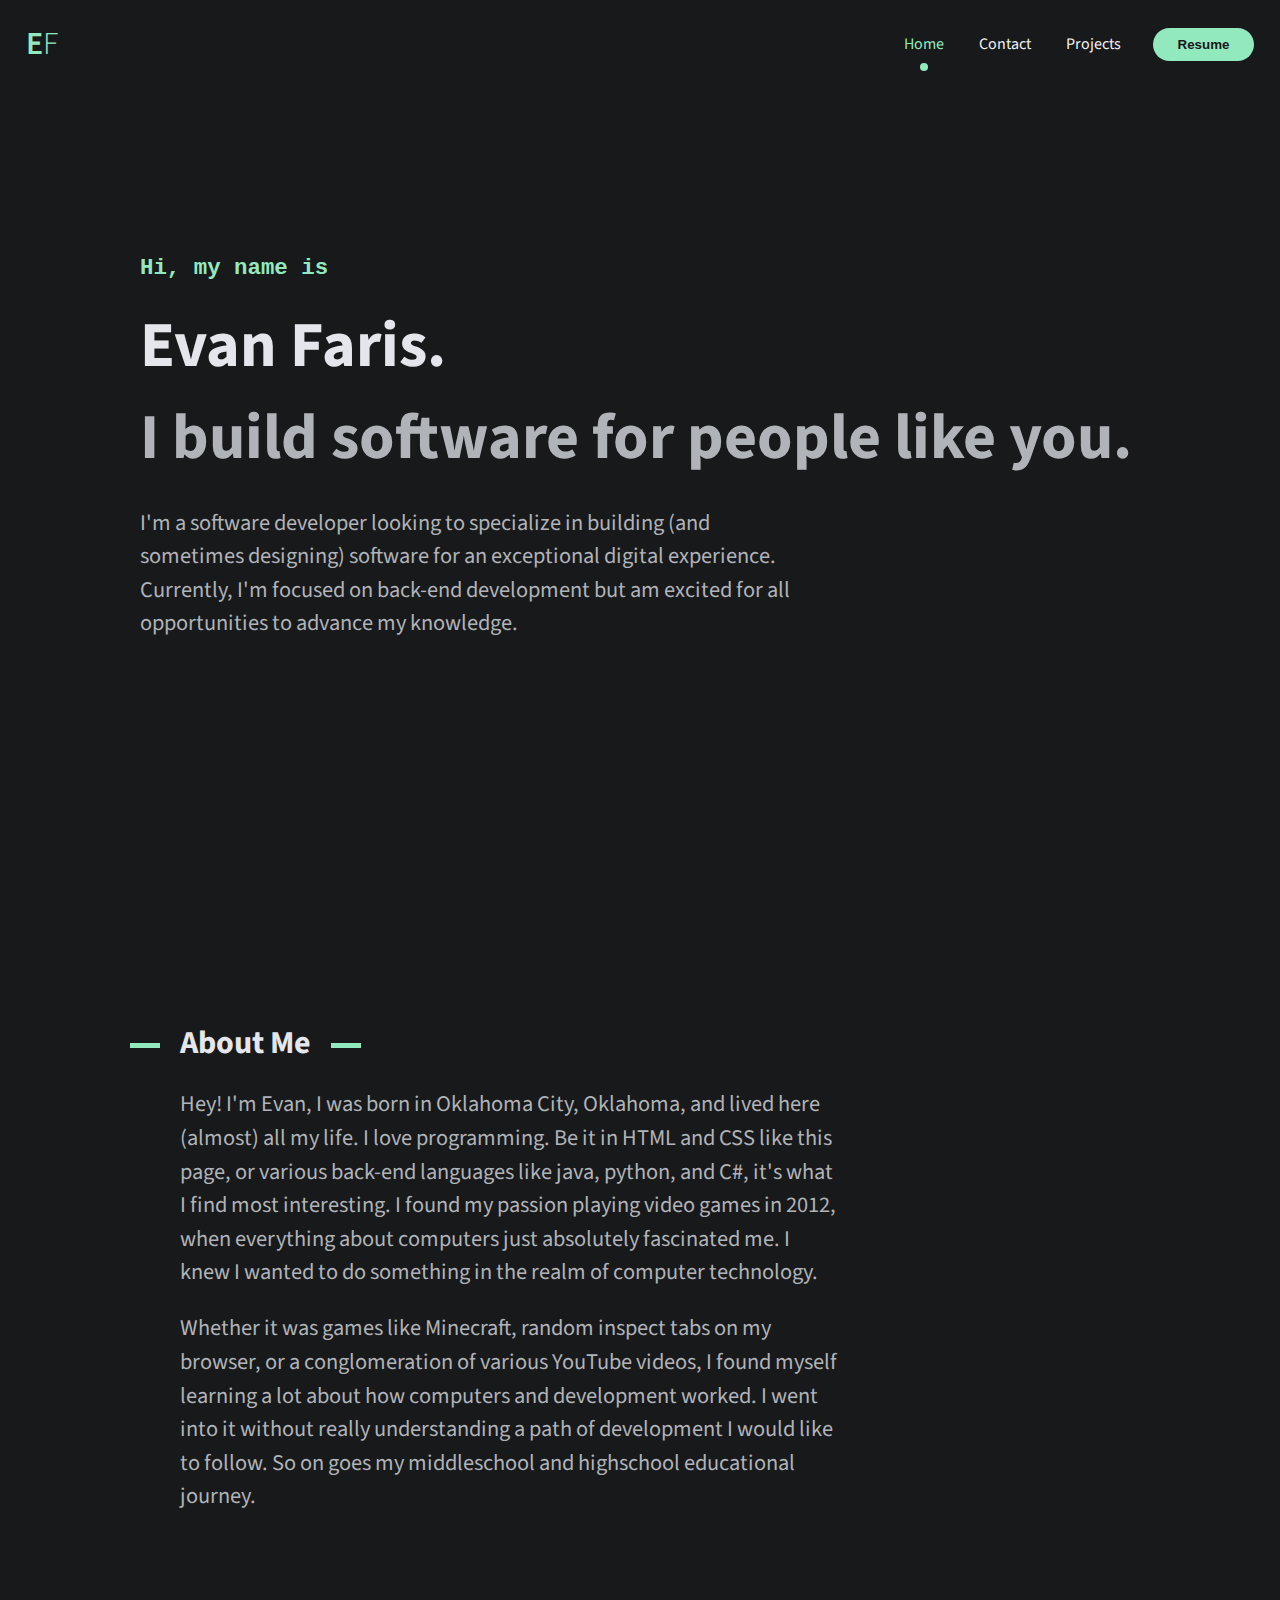
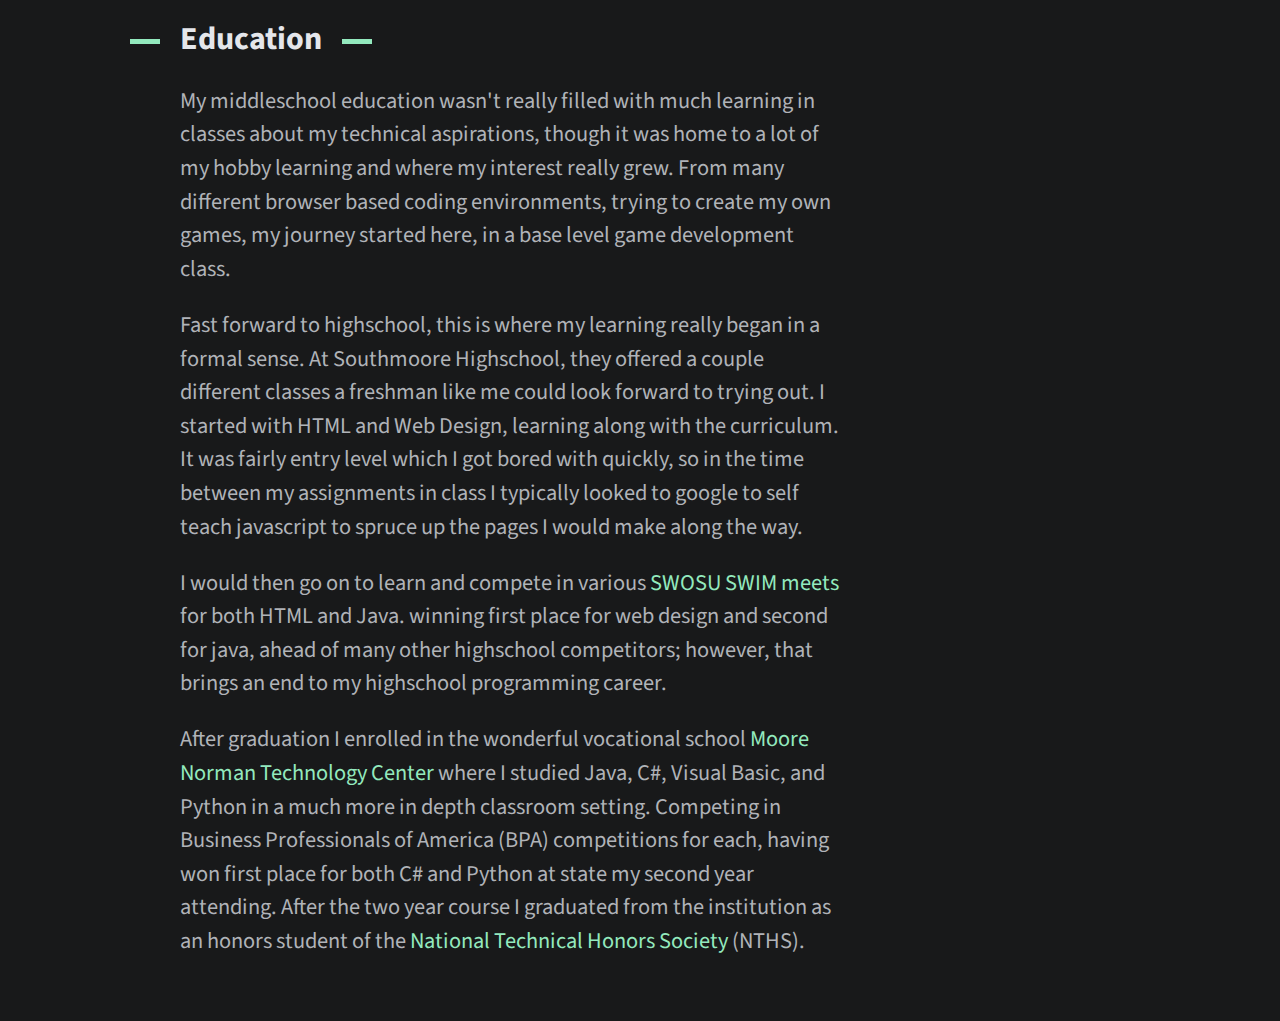
<file: index.html>
<!DOCTYPE html>
<html lang="en">
<head>
    <meta charset="UTF-8">
    <meta http-equiv="X-UA-Compatible" content="IE-edge">
    <meta name="viewport" content="width=device-width, initial-scale=1.0">
    <title>Evan Faris Portfolio</title>
    <link href="https://fonts.googleapis.com/css2?family=Source+Sans+Pro:wght@300;600&display=swap" rel="stylesheet">
    <link rel="stylesheet" href="/styles.css">
</head>
<body>
    <section class="hero">
        <header class="navigation">
            <h1 class="logo">E<span class="logo">F</span></h1>
            <div class="nav_container">
               <nav class="navBar">
                    <a href="index.html" class="active">Home</a>
                    <a href="contact.html">Contact</a>
                    <a href="projects.html">Projects</a>
                </nav>
                <a href="Software_Development_Resume.pdf"><button class="btn btn-resume">Resume</button></a> 
            </div>
        </header> 

        <div class="heading">
            <h1>Hi, my name is</h1>
            <h2 class="big_heading">Evan Faris.</h2>
            <h3 class="big_heading">I build software for people like you.</h3>
            <p>I'm a software developer looking to specialize in building (and sometimes designing) software for
                an exceptional digital experience. Currently, I'm focused on back-end development
                but am excited for all opportunities to advance my knowledge.
            </p>
        </div>
    </section>

    <section class="about">
        <div class="about_me">
            <h1 class="about_title">About Me</h1>
            <p>
                Hey! I'm Evan, I was born in Oklahoma City, Oklahoma, and lived here (almost) all my life. 
                I love programming. Be it in HTML and CSS like this page, 
                or various back-end languages like java, python, and C#, it's what I find most interesting. 
                I found my passion playing video games in 2012, 
                when everything about computers just absolutely fascinated me.
                I knew I wanted to do something in the realm of computer technology.
            </p>
            <p>
                Whether it was games like Minecraft, random inspect tabs on my browser, or a conglomeration of various 
                YouTube videos, I found myself learning a lot about how computers and development worked.
                I went into it without really understanding a path of development I would like to follow.
                So on goes my middleschool and highschool educational journey.
            </p>
        </div>
        <div class="education">
            <h1 class="about_title">Education</h1>
            <p>
                My middleschool education wasn't really filled with much learning in classes about
                my technical aspirations, though it was home to a lot of my hobby learning and where my
                interest really grew. From many different browser based coding environments, trying to create my own games,
                my journey started here, in a base level game development class.
            </p>
            <p>
                Fast forward to highschool, this is where my learning really began in a formal sense.
                At Southmoore Highschool, they offered a couple different classes a freshman like me could
                look forward to trying out. I started with HTML and Web Design, learning along with the curriculum.
                It was fairly entry level which I got bored with quickly, so in the time between my assignments in class
                I typically looked to google to self teach javascript to spruce up the pages I would make along the way.
            </p>
            <p>
                I would then go on to learn and compete in various
                <a href="https://www.swosu.edu/campus-life/swim/index.php">SWOSU SWIM meets</a> for both HTML and Java.
                winning first place for web design and second for java, ahead of many other highschool competitors; however, that
                brings an end to my highschool programming career.
            </p>
            <p>
                After graduation I enrolled in the wonderful vocational school <a href="https://www.mntc.edu/">Moore Norman Technology Center</a>
                where I studied Java, C#, Visual Basic, and Python in a much more in depth classroom setting. Competing
                in Business Professionals of America (BPA) competitions for each, having won first place for both C# and Python at state
                my second year attending. After the two year course I graduated from the institution as an honors student of the 
                <a href="https://nths.org/?gclid=Cj0KCQiA64GRBhCZARIsAHOLriIrj3pLIUK5U9lYsstGtJo7IVAyOuNS1rTXCNMFeA9FwledmTgDdusaAugREALw_wcB">
                    National Technical Honors Society</a> (NTHS).
            </p>
        </div>
    </section>
    

</body>
</html>
</file>
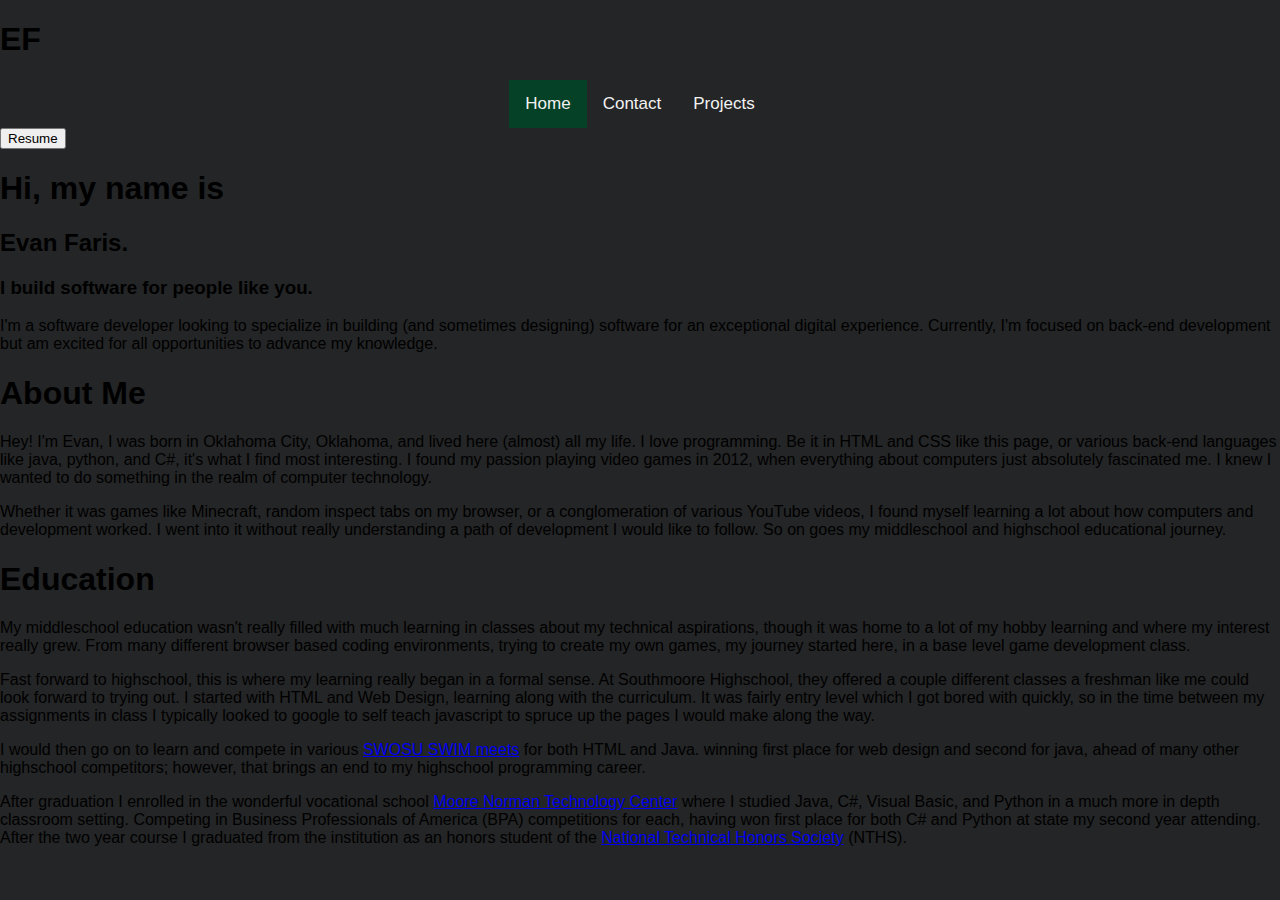
<file: webpageProject/index.html>
<!DOCTYPE html>
<html lang="en">
<head>
    <meta charset="UTF-8">
    <meta http-equiv="X-UA-Compatible" content="IE-edge">
    <meta name="viewport" content="width=device-width, initial-scale=1.0">
    <title>Evan Faris Portfolio</title>
    <link href="https://fonts.googleapis.com/css2?family=Source+Sans+Pro:wght@300;600&display=swap" rel="stylesheet">
    <link rel="stylesheet" href="styles.css">
</head>
<body>
    <section class="hero">
        <header class="navigation">
            <h1 class="logo">E<span class="logo">F</span></h1>
            <div class="nav_container">
               <nav class="navBar">
                    <a href="index.html" class="active">Home</a>
                    <a href="contact.html">Contact</a>
                    <a href="projects.html">Projects</a>
                </nav>
                <a href="Software_Development_Resume.pdf"><button class="btn btn-resume">Resume</button></a> 
            </div>
        </header> 

        <div class="heading">
            <h1>Hi, my name is</h1>
            <h2 class="big_heading">Evan Faris.</h2>
            <h3 class="big_heading">I build software for people like you.</h3>
            <p>I'm a software developer looking to specialize in building (and sometimes designing) software for
                an exceptional digital experience. Currently, I'm focused on back-end development
                but am excited for all opportunities to advance my knowledge.
            </p>
        </div>
    </section>

    <section class="about">
        <div class="about_me">
            <h1 class="about_title">About Me</h1>
            <p>
                Hey! I'm Evan, I was born in Oklahoma City, Oklahoma, and lived here (almost) all my life. 
                I love programming. Be it in HTML and CSS like this page, 
                or various back-end languages like java, python, and C#, it's what I find most interesting. 
                I found my passion playing video games in 2012, 
                when everything about computers just absolutely fascinated me.
                I knew I wanted to do something in the realm of computer technology.
            </p>
            <p>
                Whether it was games like Minecraft, random inspect tabs on my browser, or a conglomeration of various 
                YouTube videos, I found myself learning a lot about how computers and development worked.
                I went into it without really understanding a path of development I would like to follow.
                So on goes my middleschool and highschool educational journey.
            </p>
        </div>
        <div class="education">
            <h1 class="about_title">Education</h1>
            <p>
                My middleschool education wasn't really filled with much learning in classes about
                my technical aspirations, though it was home to a lot of my hobby learning and where my
                interest really grew. From many different browser based coding environments, trying to create my own games,
                my journey started here, in a base level game development class.
            </p>
            <p>
                Fast forward to highschool, this is where my learning really began in a formal sense.
                At Southmoore Highschool, they offered a couple different classes a freshman like me could
                look forward to trying out. I started with HTML and Web Design, learning along with the curriculum.
                It was fairly entry level which I got bored with quickly, so in the time between my assignments in class
                I typically looked to google to self teach javascript to spruce up the pages I would make along the way.
            </p>
            <p>
                I would then go on to learn and compete in various
                <a href="https://www.swosu.edu/campus-life/swim/index.php">SWOSU SWIM meets</a> for both HTML and Java.
                winning first place for web design and second for java, ahead of many other highschool competitors; however, that
                brings an end to my highschool programming career.
            </p>
            <p>
                After graduation I enrolled in the wonderful vocational school <a href="https://www.mntc.edu/">Moore Norman Technology Center</a>
                where I studied Java, C#, Visual Basic, and Python in a much more in depth classroom setting. Competing
                in Business Professionals of America (BPA) competitions for each, having won first place for both C# and Python at state
                my second year attending. After the two year course I graduated from the institution as an honors student of the 
                <a href="https://nths.org/?gclid=Cj0KCQiA64GRBhCZARIsAHOLriIrj3pLIUK5U9lYsstGtJo7IVAyOuNS1rTXCNMFeA9FwledmTgDdusaAugREALw_wcB">
                    National Technical Honors Society</a> (NTHS).
            </p>
        </div>
    </section>
    

</body>
</html>
</file>
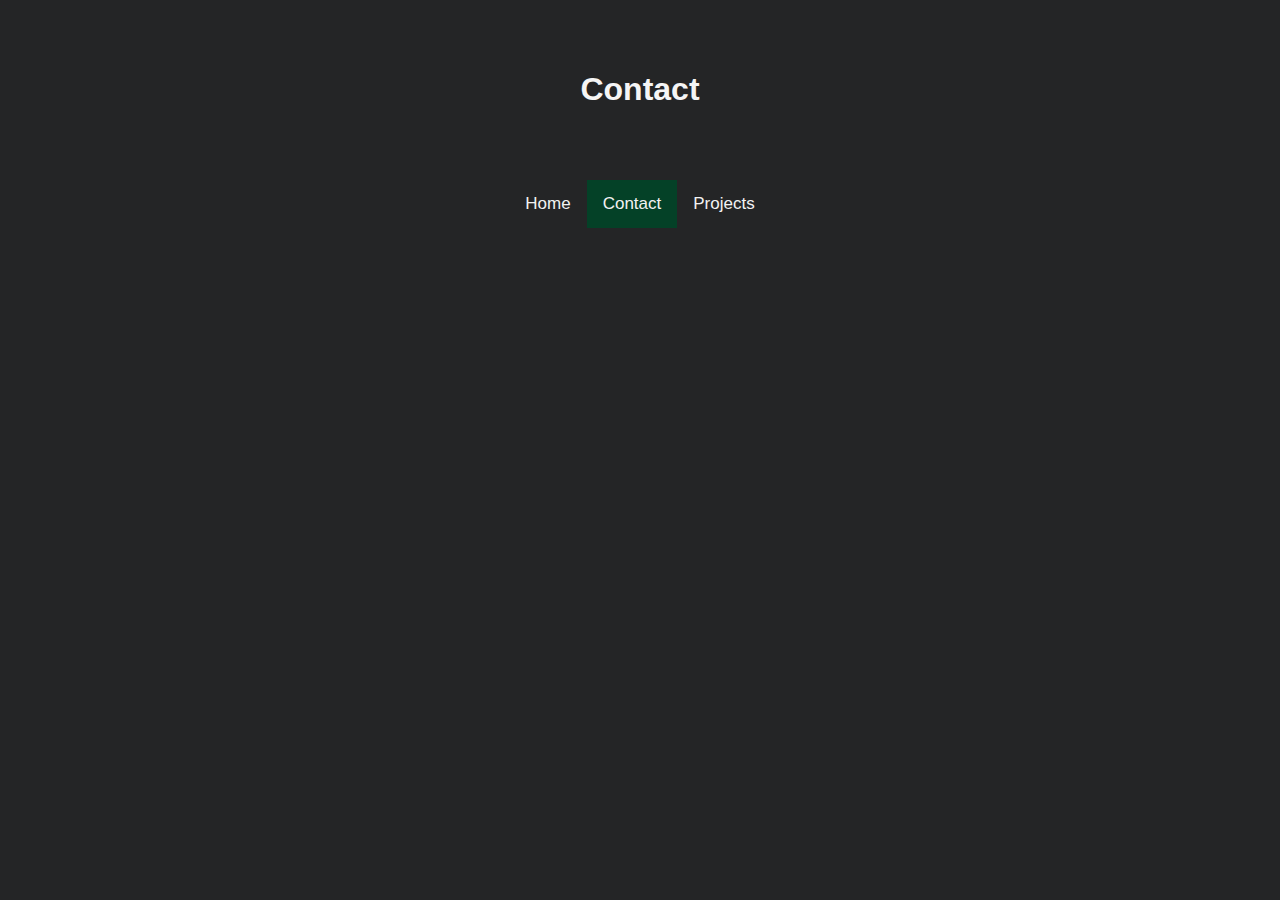
<file: webpageProject/contact.html>
<!DOCTYPE html>
<html lang="en">
<head>
    <meta charset="UTF-8">
    <meta http-equiv="X-UA-Compatible" content="IE-edge">
    <meta name="viewport" content="width=device-width, initial-scale=1.0">
    <title>WebPage Project</title>
    <link rel="stylesheet" href="styles.css">
</head>
<body>
    <header>
        <h1 class="title">Contact</h1>
    </header>
    <div class="navBar">
        <a href="index.html">Home</a>
        <a href="contact.html" class="active">Contact</a>
        <a href="projects.html">Projects</a>
    </div> 
</body>
</html>
</file>
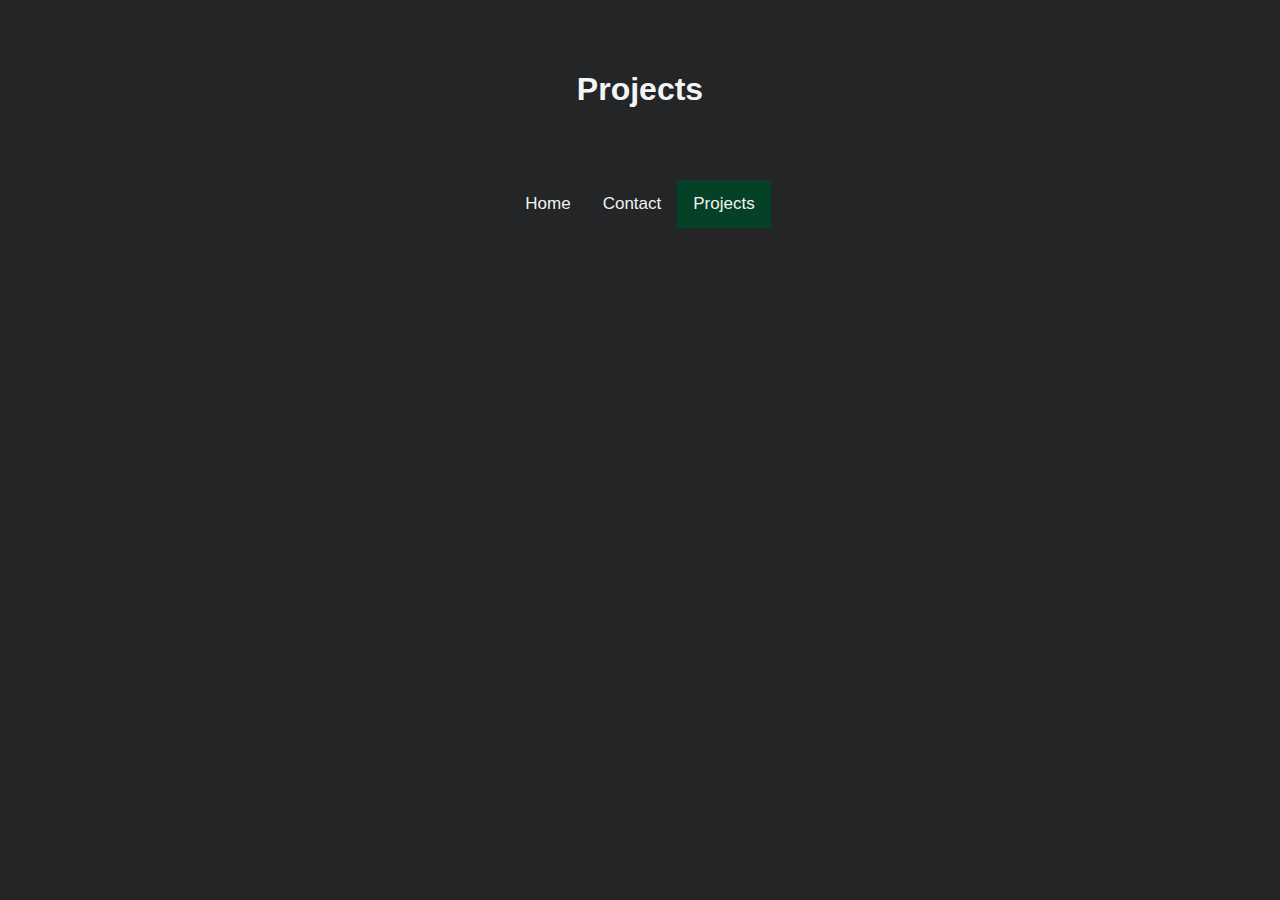
<file: webpageProject/projects.html>
<!DOCTYPE html>
<html lang="en">
<head>
    <meta charset="UTF-8">
    <meta http-equiv="X-UA-Compatible" content="IE-edge">
    <meta name="viewport" content="width=device-width, initial-scale=1.0">
    <title>WebPage Project</title>
    <link rel="stylesheet" href="styles.css">
</head>
<body>
    <header>
        <h1 class="title">Projects</h1>
    </header>
    <div class="navBar">
        <a href="index.html">Home</a>
        <a href="contact.html">Contact</a>
        <a href="projects.html" class="active">Projects</a>
    </div>
</body>
</html>
</file>
<file: styles.css>
*,
*::before,
*::after {
    box-sizing: border-box;
}

:root {
    --background: #18191A;
    --hover: #6d6d6d;
    --card: #242526;
    --primaryT: #E4E6EB;
    --secondaryT: #B0B3B8;
    --accent-color: #93E9BE;
    --font-sans: "Source Sans Pro", sans-serif;
    --font-mono:"SF Mono","Fira Code","Fira Mono","Roboto Mono",monospace;
    --title-size: 2em;
    --content-size:1.4em;
}

body {
    background-color: var(--background);
    font-family: var(--font-sans);
    position: relative;
    display: flex;
    flex-direction: column;
    justify-content: center;
    align-items: flex-start;
    margin: 0px auto;
    max-width: 1000px;
    padding: 0px;
}

.navigation {
    display: flex;
    background-color: var(--background);
    padding: 0 2%;
    width: 100%;
    top: 0;
    left: 0;
    justify-content: space-between;
    align-items: center;
    position: fixed;
    z-index: 10;
}

.hero {
    max-width: 100vw;
    height: 100vh;
    display: flex;
}

.logo {
    font-size: 2rem;
}

.navigation h1{
    font-weight: 600;
    color: var(--accent-color);
}
.navigation h1 span{
    font-weight: 300;
}

.nav_container {
    display:flex;
    align-items: center;
}

.navBar{
    list-style: none;
    margin: 1em;
}
.navBar a{
    display: inline-block;
    color: #f2f2f2;
    text-align: center;
    padding: 1em 1em;
    text-decoration: none;
    font-size: 1rem;
    transition: .5s;
    list-style: none;
    border-radius: 5px;
    position: relative;
}
.navBar a.active{
    color: var(--accent-color);
}
.navBar a.active::after {
    position: absolute;
    content: "";
    background-color: var(--accent-color);
    width: .5rem;
    height: .5rem;
    border-radius: 50%;
    left: 50%;
    bottom: 0%;
    transform: translateX(-50%);
}

.navBar a:hover {
    background-color: var(--hover);
    color: var(--secondaryT);
}

.logo:hover {
    cursor: pointer;
}

.btn {
    font-weight: 600;
    padding: 9px 25px;
    background-color: var(--accent-color);
    color: var(--background);
    border: none;
    border-radius: 50px;
}
.btn:hover {
    background-color: var(--hover);
    color: var(--accent-color);
    cursor: pointer;
}

.heading {
    display: flex;
    flex-direction: column;
    justify-content: center;
    align-items: flex-start;
    margin: 0px auto;
    max-width: 1000px;
    padding: 0px;
    color: var(--secondaryT);
}
.heading h1 ,
.heading p {
    font-size: 1.4em;
    line-height: 1.5;
    max-width: 60ch;
}
.heading h1 {
    color:var(--accent-color);
    font-family: var(--font-mono);
}

.heading h2 {
    color: var(--primaryT);
}

.big_heading {
    margin: 0%;
    padding: 0%;
    font-size: 4em;
}

.about {
    margin-top: 5rem;
}

.about div {
    padding: 2.5rem;
}

.about_title {
    margin: 0;
    font-size: var(--title-size);
    color: var(--primaryT);
    display: inline-flex;
    position: relative;
    place-content: center;
}
.about_title::before ,
.about_title::after {
    content: "";
    display: block;
    position: absolute;
    height: 5px;
    top: 50%;
}
.about_title::before {
    background-color: var(--background);
    left: -20px;
    right: -20px;
    z-index: -1;
}
.about_title::after {
    background-color: var(--accent-color);
    left: -50px;
    right: -50px;
    z-index: -2;
}

.about p{
    font-size: var(--content-size);
    color: var(--secondaryT);
    max-width: 60ch;
    line-height: 1.5;
}

.about a {
    text-decoration: none;
    color: var(--accent-color);
}

.about a:hover {
    color: var(--hover);
    text-decoration: underline;
    text-decoration-color: var(--accent-color);
}
</file>
<file: webpageProject/styles.css>
body {
    margin: 0;
    background-color: #242526;
    font-family: Verdana, sans-serif;
}

.title {
    display: flex;
    justify-content: center;
    align-items: center;
    color: whitesmoke;
    font-size: 2rem;
    padding: 50px;
}

.navBar{
    display:flex;
    background-color:#242526;
    overflow: hidden;
    justify-content: center;
    align-content: center;
}

.navBar a{
    float: left;
    display: block;
    color: #f2f2f2;
    text-align: center;
    padding: 14px 16px;
    text-decoration: none;
    font-size: 17px;
}

.navBar a.active{
    background-color: rgb(4, 65, 39);
}
.navBar a:hover {
    background-color: #406644;
}
</file>
